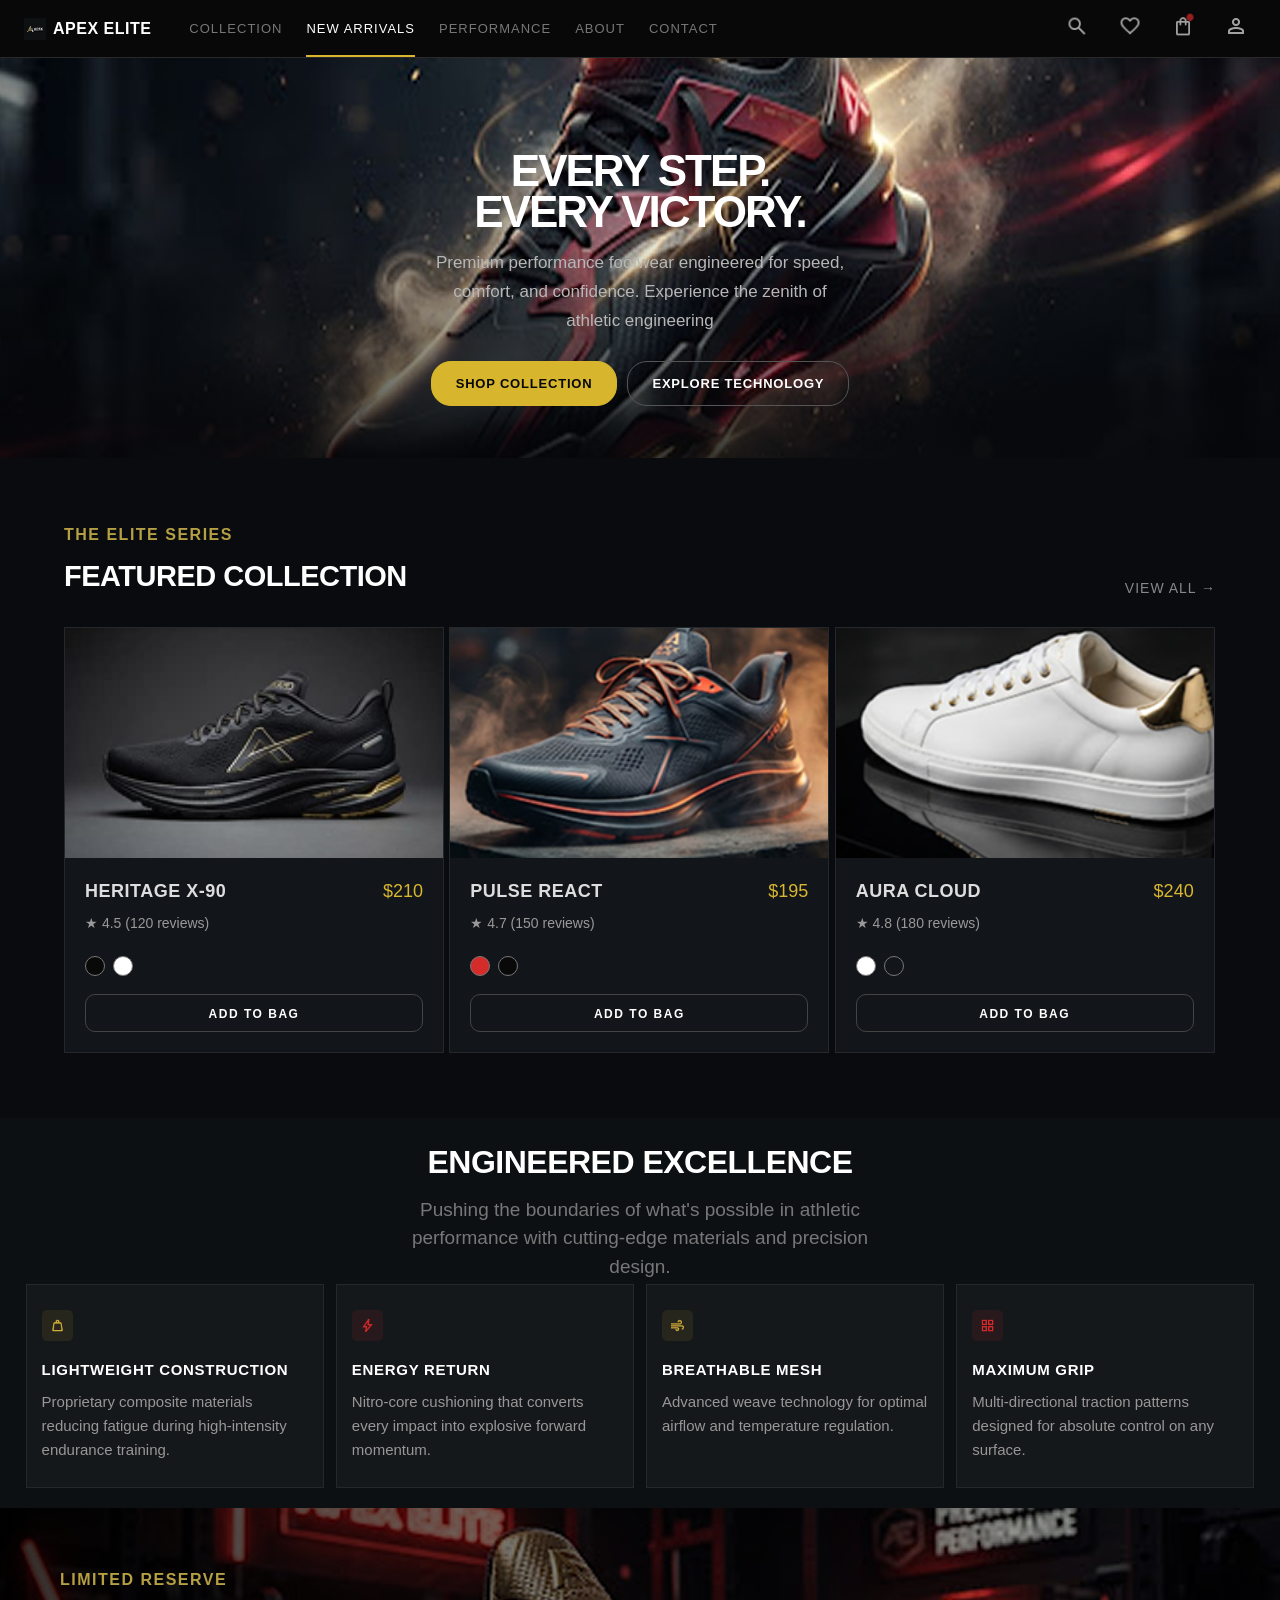
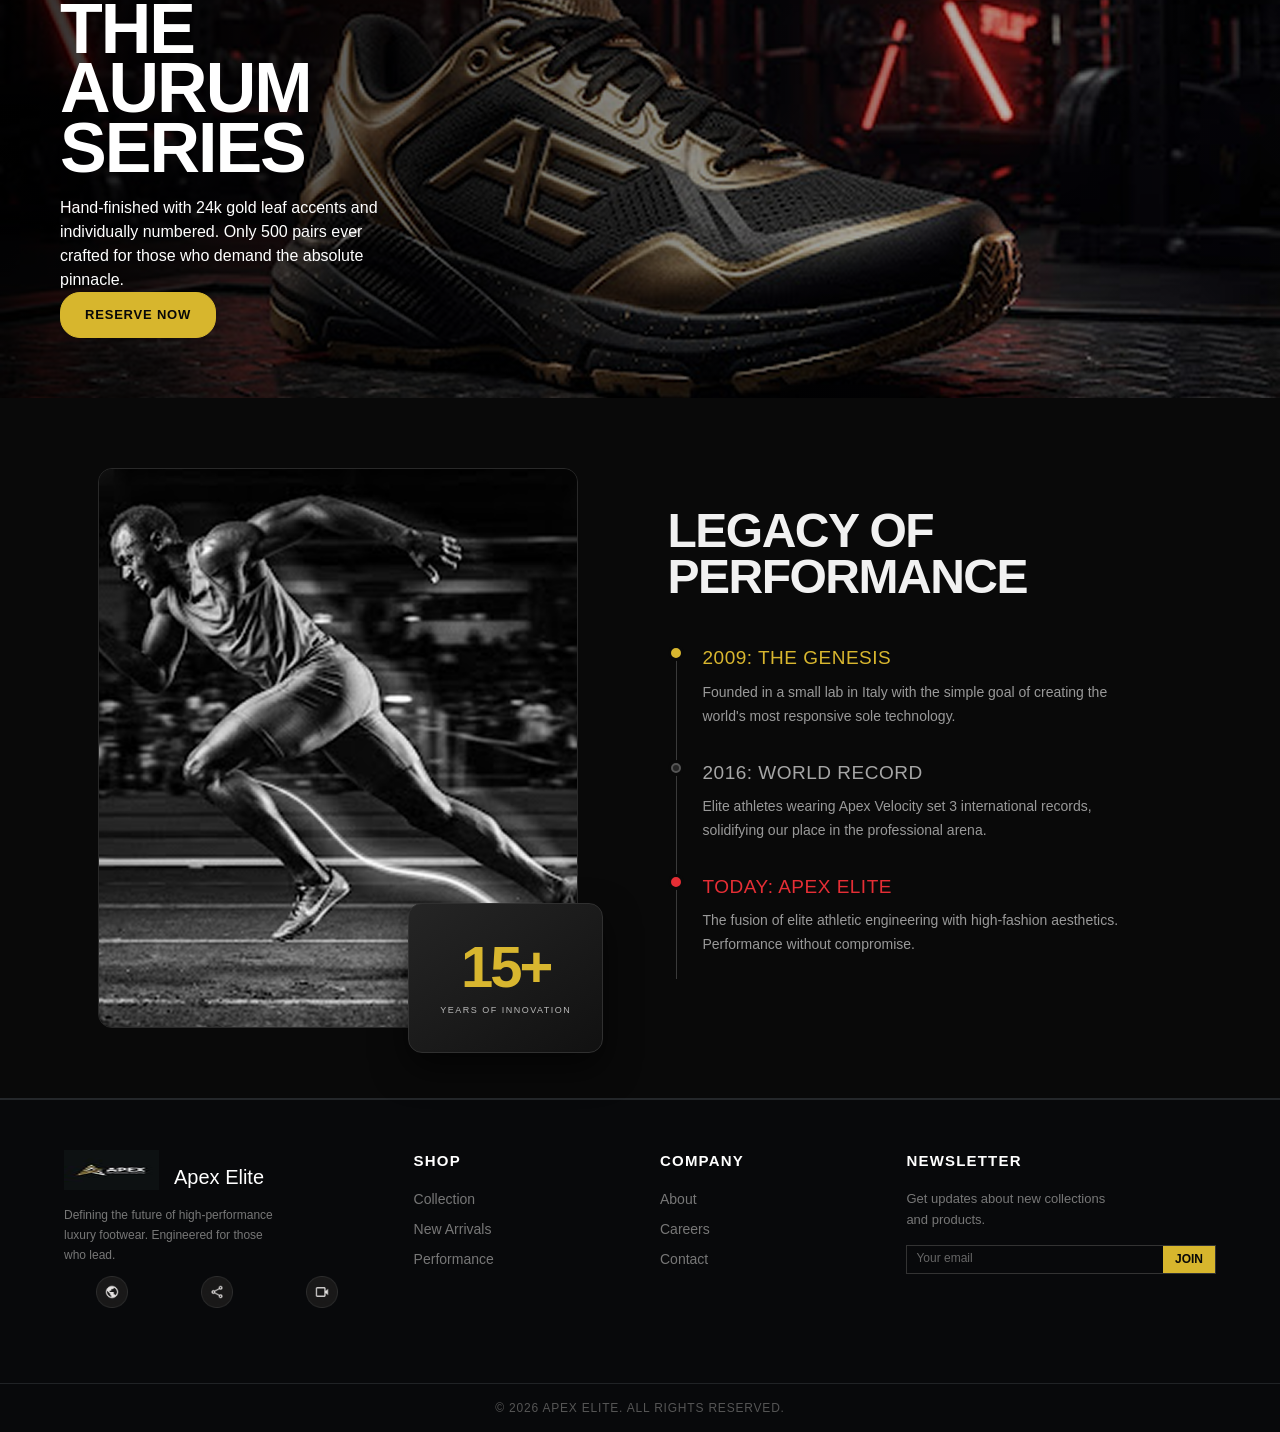
<file: index.html>
<!DOCTYPE html>
<html lang="en">

<head>
    <meta charset="UTF-8">
    <meta name="viewport" content="width=device-width, initial-scale=1.0">
    <title>APEX ELITE </title>
    <link rel="stylesheet" href="css/home.css">
    <link rel="stylesheet" href="css/navbar.css">
    <link rel="stylesheet" href="css/footer.css">
</head>

<body>
    <div id="header"></div>
    <div id="home"></div>
    <div id="footer"></div>
    <script src="js/main.js"></script>
</body>

</html>
</file>
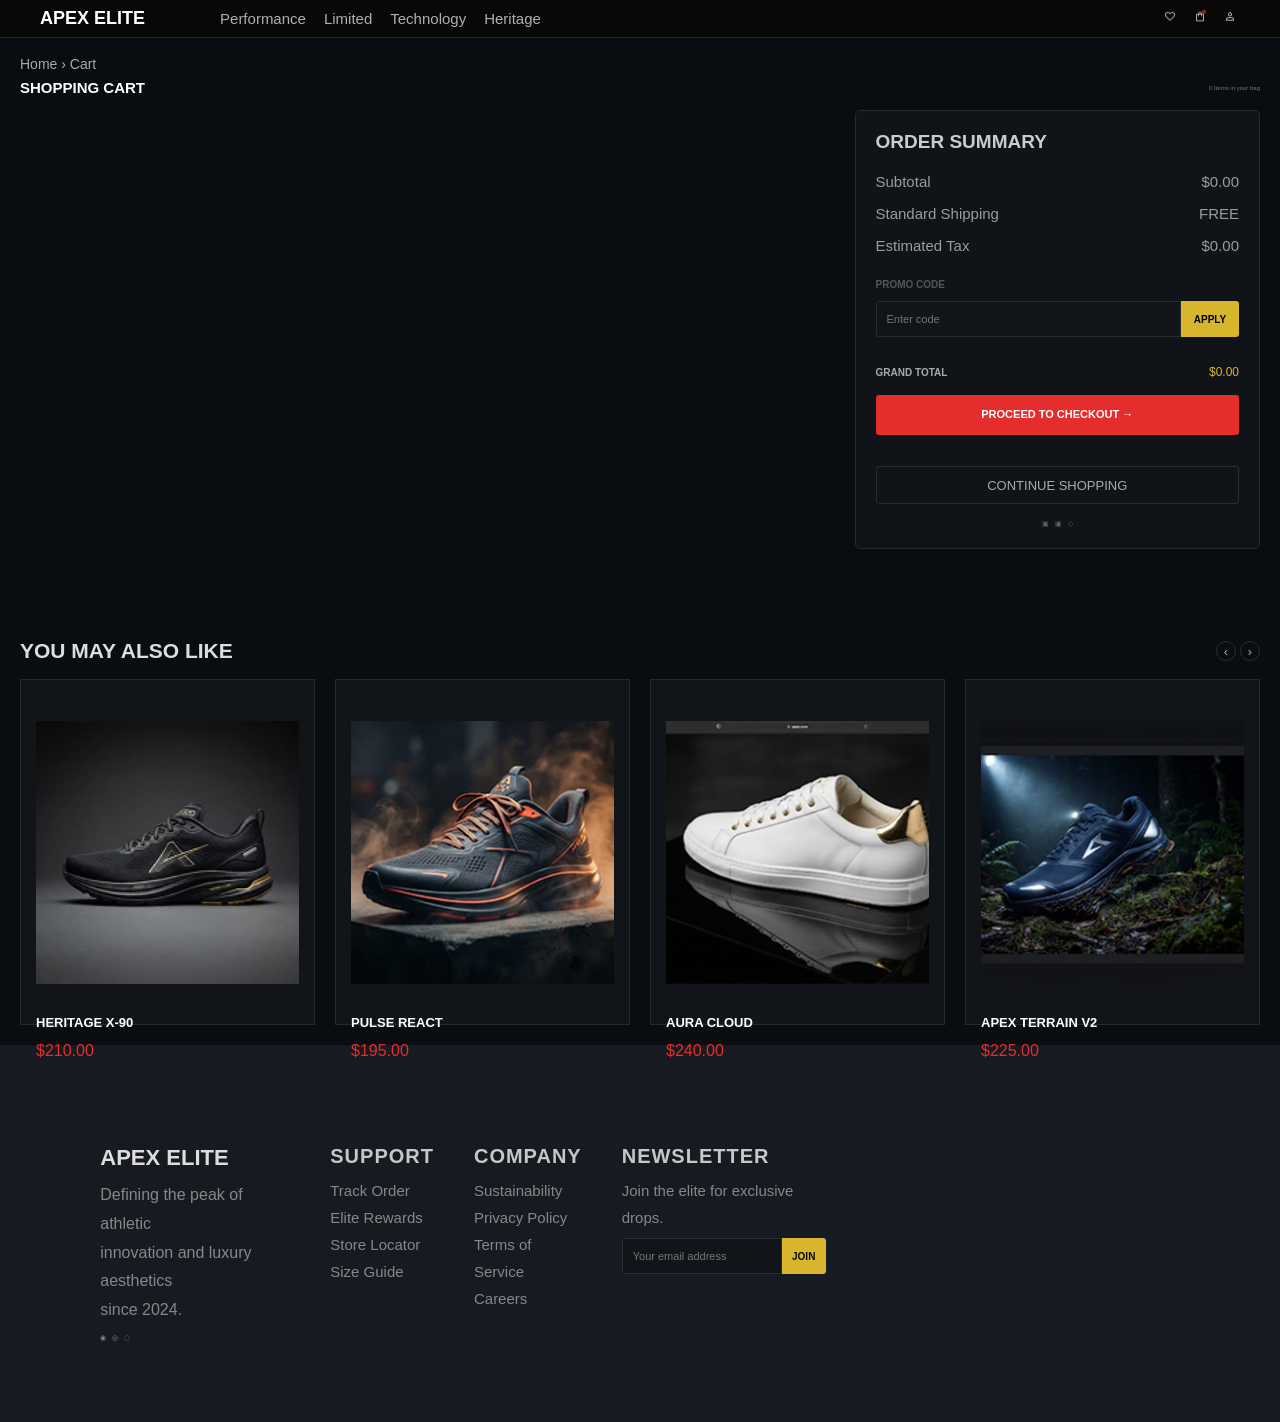
<file: cart.html>
<!doctype html>
<html lang="en">

<head>

    <meta charset="UTF-8">

    <meta
        name="viewport"
        content="width=device-width, initial-scale=1.0"
    >

    <title>APEX ELITE - Cart</title>

    <link
        rel="stylesheet"
        href="css/cart.css"
    >

    <link
        rel="stylesheet"
        href="css/cartNavbar.css"
    >

</head>

<body>

    <div id="nav"></div>

    <main id="main">

        <div class="bread">
            Home › Cart
        </div>

        <div class="title">

            <h1>
                SHOPPING CART
            </h1>

            <span id="cartCount">
                0 Items in your bag
            </span>

        </div>

        <section id="cart">

            <div id="products"></div>

            <div id="summary">

                <h3>
                    ORDER SUMMARY
                </h3>

                <div class="row">

                    <span>
                        Subtotal
                    </span>

                    <span id="subtotal">
                        $0.00
                    </span>

                </div>

                <div class="row">

                    <span>
                        Standard Shipping
                    </span>

                    <span>
                        FREE
                    </span>

                </div>

                <div class="row">

                    <span>
                        Estimated Tax
                    </span>

                    <span id="tax">
                        $0.00
                    </span>

                </div>

                <label>
                    PROMO CODE
                </label>

                <div class="promo">

                    <input
                        type="text"
                        placeholder="Enter code"
                    >

                    <button>
                        APPLY
                    </button>

                </div>

                <div class="total">

                    <span>
                        GRAND TOTAL
                    </span>

                    <b id="total">
                        $0.00
                    </b>

                </div>

                <button class="checkout">
                    PROCEED TO CHECKOUT →
                </button>

                <a
                    href="index.html"
                    class="continue"
                >
                    CONTINUE SHOPPING
                </a>

                <div class="pay">
                    ▣ &nbsp; ▣ &nbsp; ◇
                </div>

            </div>

        </section>


        <section id="like">

            <div class="like-title">

                <h3>
                    YOU MAY ALSO LIKE
                </h3>

                <div class="arrows">

                    <button>‹</button>

                    <button>›</button>

                </div>

            </div>

            <div
                class="cards"
                id="recommendedProducts"
            ></div>

        </section>

    </main>

    <div id="foot"></div>

    <script src="js/cart.js"></script>

    <script src="js/main.js"></script>

</body>

</html>
</file>
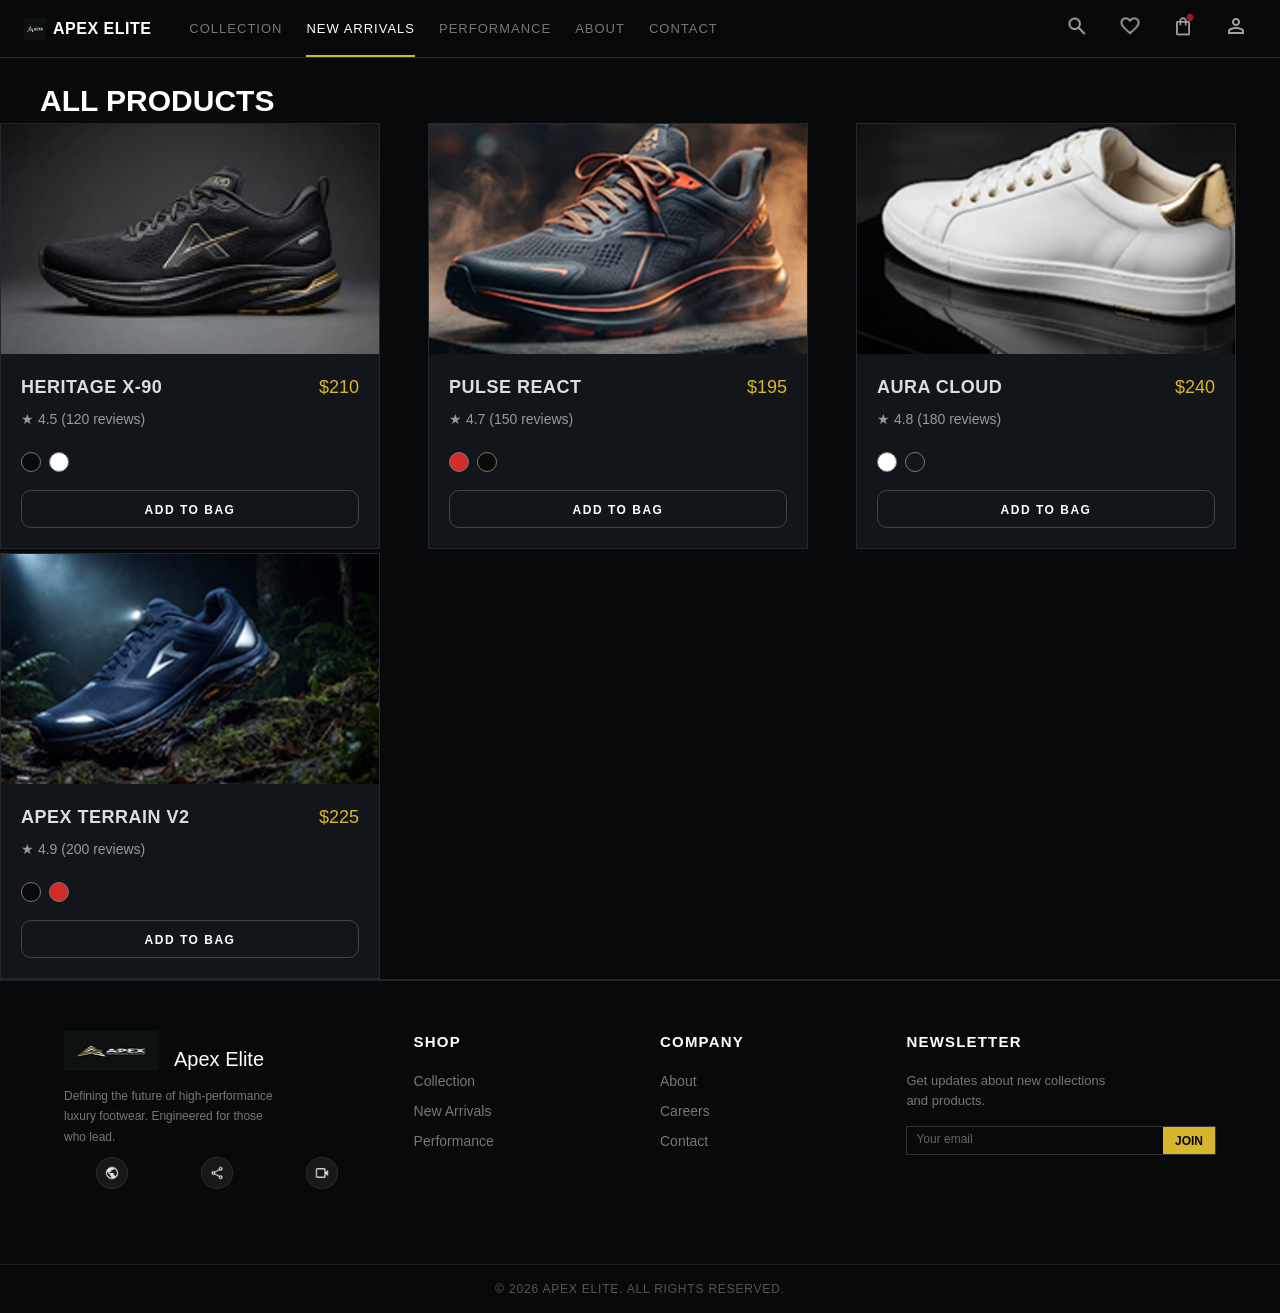
<file: products.html>
<!DOCTYPE html>
<html lang="en">

<head>
    <meta charset="UTF-8">
    <meta name="viewport" content="width=device-width, initial-scale=1.0">

    <title>All Products</title>

    <link rel="stylesheet" href="css/home.css">
    <link rel="stylesheet" href="css/navbar.css">
    <link rel="stylesheet" href="css/footer.css">
</head>

<body>
    <div id="header"></div>
    <main>
        <h2 id="products-head">ALL PRODUCTS</h2>
        <div
            class="product-grid"
            id="allProducts">
        </div>
    </main>
    <div id="footer"></div>
    <script src="js/main.js"></script>

</body>

</html>
</file>
<file: css/home.css>
* {
    margin: 0;
    padding: 0;
    box-sizing: border-box;
}
html {
    scroll-behavior: smooth;
}
body {
    background: #08090b;
    color: #ffffff;
    font-family: Arial, Helvetica, sans-serif;
    line-height: 1.5;
    overflow-x: hidden;
    width: 100%;
    max-width: 100%;
}
a {
    text-decoration: none;
}
button,
input {
    font-family: inherit;
}
button {
    cursor: pointer;
}
img {
    display: block;
    max-width: 100%;
}
#products-head{
    font-size: 30px;
    margin-top: 20px;
    margin-left: 40px;
}

.btn {
    display: inline-flex;
    align-items: center;
    justify-content: center;
    padding: 12px 24px;
    font-size: 9px;
    font-weight: 600;
    letter-spacing: 0.8px;
    border-radius: 2px;
    transition: 0.3s;
}
/* Yellow button */
.btn-primary {
    background: #d7b62d;
    color: #080808;
    border: 1px solid #d7b62d;
    border-radius: 20px;
    font-size: 13px;
}
.btn-primary:hover {
    background: #ffffff;
    border-color: #ffffff;
}
.btn-secondary {
    background: transparent;
    color: #ffffff;
    border-radius: 20px;
    border: 1px solid #555555;
    font-size: 13px;
}
.btn-secondary:hover {
    background: #ffffff;
    color: #080808;
    border-color: #ffffff;
}
section {
    width: 100%;
}
.section-label {
    margin-bottom: 8px;
    color: #b6a044;
    font-size: 16px;
    font-weight: 600;
    letter-spacing: 1.5px;
    text-transform: uppercase;
}
.section-header {
    display: flex;
    align-items: flex-end;
    justify-content: space-between;
    margin-bottom: 28px;
    font-size: 16px;
}
.section-header h2,
.section-heading h2 {
    font-size: 29px;
    font-weight: 700;
    letter-spacing: -0.5px;
}
.view-all {
    color: #888888;
    font-size: 14px;
    letter-spacing: 1px;
    transition: 0.3s;
}
.view-all:hover {
    color: #ffffff;
}
.hero {
    position: relative;
    min-height: 400px;
    display: flex;
    align-items: center;
    justify-content: center;
    background-image:
        url("../assets/banners/Image.png");
    background-size: cover;
    background-position: center;
    background-repeat: no-repeat;
    text-align: center;
}
.hero::before {
    content: "";
    position: absolute;
    inset: 0;
    background:
        linear-gradient(
            to bottom,
            transparent 40%,
            rgba(5, 6, 8, 0.8)
        );
}
.product-card {
    width: 100%;
    max-width: 380px;
    background: #1a1a1a;
    border: 1px solid #292929;
    overflow: hidden;
}
.product-image {
    position: relative;
    width: 100%;
    height: 290px;
    overflow: hidden;
    background: #222;
}
.product-image img {
    width: 100%;
    height: 100%;
    display: block;
    object-fit: cover;
    transition: transform 0.4s ease;
}
.product-card:hover .product-image img {
    transform: scale(1.04);
}
.badge {
    position: absolute;
    top: 12px;
    left: 12px;
    padding: 6px 11px;
    background: #d8b62f;
    color: #111;
    font-size: 10px;
    font-weight: 700;
    letter-spacing: 1px;
    text-transform: uppercase;
}
.badge1 {
    position: absolute;
    top: 12px;
    left: 12px;
    padding: 6px 11px;
    background: red;
    color: #111;
    font-size: 10px;
    font-weight: 700;
    letter-spacing: 1px;
    text-transform: uppercase;
}
.product-details {
    padding: 20px;
}
.product-top {
    display: flex;
    align-items: center;
    justify-content: space-between;
    margin-bottom: 8px;
}
.product-top h3 {
    color: #dddddd;
    font-size: 18px;
    font-weight: 600;
    letter-spacing: 0.5px;
}
.price {
    color: #d8b62f;
    font-size: 18px;
}
.rating {
    display: flex;
    align-items: center;
    gap: 5px;
    margin-bottom: 12px;
    color: #999999;
    font-size: 14px;
    font-weight: 500;
}
.star {
    color: #d8b62f;
    font-size: 15px;
}
.colors {
    display: flex;
    align-items: center;
    gap: 8px;
    padding: 10px 0;
    margin-bottom: 8px;
}
.color {
    width: 20px;
    height: 20px;
    display: block;
    border-radius: 50%;
    border: 1px solid #777;
    cursor: pointer;
}
.color.black {
    background: #090909;
}
.color.red {
    background: #d52b2b;
}
.color.yellow {
    background: #d8b62f;
}
.color.white {
    background: white;
}
.color.grey {
    background: rgb(99, 95, 95);
}

.color:hover {
    transform: scale(1.15);
}.add-to-bag {
    display: block;
    width: 100%;
    height: 38px;
    margin-top: 4px;
    background: transparent;
    border: 1px solid #444;
    color: #ffffff;
    font-size: 12px;
    border-radius: 10px;
    font-weight: 600;
    letter-spacing: 1.5px;
    text-align: center;
    text-decoration: none;
    line-height: 38px;
    transition: all 0.3s ease;
}

.add-to-bag:hover {
    background: #d8b62f;
    border-color: #d8b62f;
    color: #111;
}
.hero-content {
    position: relative;
    max-width: 600px;
    padding: 80px 20px 40px;
    z-index: 1;
}
/* Small text */
.hero-label {
    margin-bottom: 12px;
    color: #b8a34d;
    font-size: 8px;
    letter-spacing: 2px;
}
/* Main heading */
.hero h1 {
    margin-bottom: 16px;
    font-size: 44px;
    font-weight: 800;
    line-height: 0.95;
    letter-spacing: -2px;
    text-transform: uppercase;
}
.hero-description {
    max-width: 420px;
    margin: 0 auto 25px;
    color: #b7b7b7;
    font-size: 17px;
    line-height: 1.7;
}
/* Hero buttons */
.hero-buttons {
    display: flex;
    align-items: center;
    justify-content: center;
    gap: 10px;
}
.featured-section {
    padding: 65px 5%;
    background: #090b0e;
}
/* Product grid */
.product-grid {
    display: grid;
    grid-template-columns:
        repeat(3, minmax(0, 1fr));
    gap: 4px;
}
/* Product card */
.product-card {
    overflow: hidden;
    width: 100%;
    background: #121519;
    border: 1px solid #24282c;
    transition:
        transform 0.3s ease,
        border-color 0.3s ease;
}
.product-card:hover {
    transform: translateY(-5px);
    border-color: #555555;
}
/* Product image */
.product-image {
    position: relative;
    height: 230px;
    overflow: hidden;
    background: #171b1f;
}
.product-image img {
    width: 100%;
    height: 100%;
    object-fit: cover;
    transition: transform 0.5s ease;
}
.product-card:hover .product-image img {
    transform: scale(1.05);
}

.product-badge {
    position: absolute;
    top: 10px;
    left: 10px;
    padding: 4px 7px;
    background: #d7b62d;
    color: #090909;
    font-size: 7px;
    font-weight: bold;
    letter-spacing: 0.8px;
}

.product-info {
    padding: 16px;
}
.product-category {
    margin-bottom: 5px;
    color: #777777;
    font-size: 7px;
    letter-spacing: 1.2px;
}
.product-info h3 {
    margin-bottom: 8px;
    color: #ffffff;
    font-size: 12px;
    letter-spacing: 0.4px;
}
.product-price {
    margin-bottom: 14px;
    color: #d7b62d;
    font-size: 11px;
    font-weight: 600;
}
.product-link {
    color: #999999;
    font-size: 7px;
    letter-spacing: 1px;
    transition: 0.3s;
}
.product-link:hover {
    color: #ffffff;
}

.excellence-section {
    padding: 20px 2%;
    background: #0d1013;
    text-align: center;
}

.section-heading {
    max-width: 500px;
    font-size: 14px;
    margin: 0 auto 3px;
}
.section-heading h2 {
    margin-bottom: 10px;
    text-transform: uppercase;
    font-size: 32px;
}
.section-heading > p:last-child {
    color: #777777;
    font-size: 19px;
}

.features-grid {
    display: grid;
    grid-template-columns:
        repeat(4, 1fr);
    gap: 12px;
}
.feature-card {
    min-height: 150px;
    padding: 25px 15px;
    background: #15181b;
    border: 1px solid #25282b;
    text-align: left;
    transition:
        transform 0.3s ease,
        border-color 0.3s ease;
}
.feature-card:hover {
    transform: translateY(-4px);
    border-color: #555555;
}
.feature-card img {
    width: 31px;
    height: 31px;
    margin-bottom: 18px;
    object-fit: contain;
}
.feature-card h3 {
    margin-bottom: 8px;
    font-size: 15px;
    letter-spacing: 0.7px;
}
.feature-card p {
    color: #9a9696;
    font-size: 15px;
    line-height: 1.6;
}
.aurum-section {
    position: relative;
    min-height: 300px;
    display: flex;
    align-items: center;
    padding: 60px;
    background-image:
        linear-gradient(
            to right,
            rgba(0, 0, 0, 0.8),
            rgba(0, 0, 0, 0.15)
        ),
        url("../assets/banners/Image (4).png");
    background-size: cover;
    background-position: center;
}
.aurum-content {
    position: relative;
    max-width: 350px;
    z-index: 1;
}
.aurum-content h2 {
    margin-bottom: 18px;
    font-size: clamp(42px, 6vw, 70px);
    line-height: 0.85;
    font-weight: 800;
    letter-spacing: -2px;
}
.legacy-section {
    width: 100%;
    min-height: 640px;
    display: grid;
    grid-template-columns: 1fr 1fr;
    align-items: center;
    gap: 55px;
    padding: 70px 5%;
    background: #090909;
}
.legacy-image-container {
    position: relative;
    width: 100%;
    max-width: 480px;
    margin: auto;
}
.legacy-image {
    width: 100%;
    height: 560px;
    overflow: hidden;
    border-radius: 14px;
    border: 1px solid #292929;
    background: #111;
}
.legacy-image img {
    width: 100%;
    height: 100%;
    display: block;
    object-fit: cover;
    object-position: center;
    filter: grayscale(100%);
    transition: transform 0.5s ease;
}
.legacy-image:hover img {
    transform: scale(1.03);
}
.innovation-badge {
    position: absolute;
    right: -25px;
    bottom: -25px;
    width: 195px;
    height: 150px;
    display: flex;
    flex-direction: column;
    align-items: center;
    justify-content: center;
    background: linear-gradient(
        145deg,
        #252525,
        #111111
    );
    border: 1px solid #303030;
    border-radius: 14px;
    box-shadow:
        0 15px 35px rgba(0, 0, 0, 0.6);
    z-index: 2;
}
.innovation-badge h3 {
    margin: 0;
    color: #d8b62f;
    font-size: 58px;
    line-height: 1;
    font-weight: 800;
    letter-spacing: -3px;
}
.innovation-badge p {
    margin-top: 8px;
    color: #b7b7b7;
    font-size: 9px;
    letter-spacing: 1.5px;
}
.legacy-content {
    width: 100%;
    max-width: 560px;
    padding-right: 20px;
}
.legacy-content > h2 {
    margin-bottom: 45px;
    color: #f1f1f1;
    font-size: clamp(35px, 4vw, 48px);
    font-weight: 800;
    line-height: 0.95;
    letter-spacing: -1.5px;
}
.timeline {
    position: relative;
    padding-left: 35px;
}

.timeline::before {
    content: "";
    position: absolute;
    left: 8px;
    top: 8px;
    bottom: 8px;
    width: 1px;
    background: #3a3a3a;
}
.timeline-item {
    position: relative;
    min-height: 105px;
    padding-bottom: 30px;
}
.timeline-dot {
    position: absolute;
    left: -32px;
    top: 4px;
    width: 10px;
    height: 10px;
    border-radius: 50%;
    background: #252525;
    border: 2px solid #555;
    box-shadow: 0 0 0 3px #090909;
}
/* First dot */
.timeline-item.active .timeline-dot {
    background: #d8b62f;
    border-color: #d8b62f;
}
/* Last dot */
.timeline-item.today .timeline-dot {
    background: #e52e35;
    border-color: #e52e35;
}
.timeline-text h3 {
    margin-bottom: 8px;
    color: #a6a6a6;
    font-size: 19px;
    font-weight: 400;
    letter-spacing: 0.5px;
}

.timeline-item.active .timeline-text h3 {
    color: #d8b62f;
}

.timeline-item.today .timeline-text h3 {
    color: #e52e35;
}
.timeline-text p {
    max-width: 450px;
    color: #999999;
    font-size: 14px;
    line-height: 1.7;
}
#products-head {
    font-size: 30px;
    margin-top: 20px;
    margin-left: 40px;
    margin-right: 20px;
}

@media (max-width: 1024px) {
    #products-head {
        font-size: 26px;
        margin-left: 24px;
    }
    .hero {
        min-height: 380px;
    }
    .hero h1 {
        font-size: 40px;
    }
    .hero-description {
        font-size: 15px;
    }
    .featured-section {
        padding: 55px 4%;
    }
    .product-grid {
        grid-template-columns: repeat(2, minmax(0, 1fr));
        gap: 16px;
    }
    .product-image {
        height: 240px;
    }
    .section-header h2,
    .section-heading h2 {
        font-size: 26px;
    }
    .section-heading > p:last-child {
        font-size: 16px;
    }
    .excellence-section {
        padding: 55px 4%;
    }
    .features-grid {
        grid-template-columns: repeat(2, 1fr);
        gap: 16px;
    }
    .feature-card {
        padding: 22px 18px;
        min-height: 170px;
    }
    .feature-card p {
        font-size: 13px;
    }
    .aurum-section {
        padding: 55px 5%;
        min-height: 340px;
    }
    .aurum-content h2 {
        font-size: 54px;
    }
    .legacy-section {
        grid-template-columns: 1fr;
        gap: 60px;
        padding: 60px 5%;
        min-height: auto;
    }
    .legacy-image-container {
        max-width: 500px;
    }
    .legacy-content {
        max-width: 600px;
        margin: auto;
        padding-right: 0;
    }
}

@media (max-width: 768px) {
    #products-head {
        font-size: 22px;
        margin-left: 16px;
        margin-top: 16px;
    }
    .hero {
        min-height: 400px;
    }
    .hero h1 {
        font-size: 34px;
        letter-spacing: -1.5px;
    }
    .hero-description {
        font-size: 14px;
        padding: 0 10px;
    }
    .hero-buttons {
        flex-direction: column;
        width: 100%;
        gap: 12px;
        padding: 0 20px;
    }
    .hero-buttons .btn {
        width: 100%;
        max-width: 260px;
    }
    .hero-content {
        padding: 70px 15px 35px;
    }
    .featured-section {
        padding: 45px 20px;
    }
    .section-header {
        align-items: flex-start;
        flex-direction: column;
        gap: 12px;
    }
    .section-header h2,
    .section-heading h2 {
        font-size: 22px;
    }
    .section-label {
        font-size: 13px;
    }
    .section-heading > p:last-child {
        font-size: 14px;
    }
    .product-grid {
        grid-template-columns: repeat(2, minmax(0, 1fr));
        gap: 12px;
    }
    .product-image {
        height: 200px;
    }
    .product-details {
        padding: 14px;
    }
    .product-top h3 {
        font-size: 15px;
    }
    .price {
        font-size: 15px;
    }
    .excellence-section {
        padding: 45px 20px;
    }
    .features-grid {
        grid-template-columns: repeat(2, 1fr);
        gap: 12px;
    }
    .feature-card {
        padding: 18px 14px;
        min-height: 160px;
    }
    .feature-card h3 {
        font-size: 13px;
    }
    .feature-card p {
        font-size: 12px;
    }
    .feature-card img {
        width: 26px;
        height: 26px;
        margin-bottom: 14px;
    }
    .aurum-section {
        min-height: 380px;
        padding: 45px 25px;
        background-position: center;
    }
    .aurum-content h2 {
        font-size: 46px;
    }
    .aurum-content p {
        font-size: 14px;
    }
    .legacy-section {
        padding: 50px 20px;
        gap: 50px;
    }
    .legacy-image {
        height: 420px;
        border-radius: 10px;
    }
    .legacy-image img {
        height: 100%;
    }
    .innovation-badge {
        right: -10px;
        bottom: -20px;
        width: 160px;
        height: 120px;
    }
    .innovation-badge h3 {
        font-size: 46px;
    }
    .innovation-badge p {
        font-size: 8px;
    }
    .legacy-content > h2 {
        font-size: 32px;
        margin-bottom: 35px;
    }
    .timeline {
        padding-left: 30px;
    }
    .timeline-dot {
        left: -27px;
    }
    .timeline-item {
        min-height: 90px;
        padding-bottom: 24px;
    }
    .timeline-text h3 {
        font-size: 15px;
    }
    .timeline-text p {
        font-size: 12px;
    }
    .btn-primary,
    .btn-secondary {
        font-size: 12px;
        padding: 11px 20px;
    }
}

@media (max-width: 480px) {
    #products-head {
        font-size: 20px;
        margin-left: 12px;
        margin-top: 12px;
    }
    .hero {
        min-height: 420px;
    }
    .hero h1 {
        font-size: 28px;
        letter-spacing: -1px;
    }
    .hero-description {
        font-size: 13px;
        line-height: 1.6;
    }
    .hero-buttons {
        padding: 0 10px;
    }
    .hero-buttons .btn {
        max-width: 100%;
    }
    .hero-content {
        padding: 60px 12px 30px;
    }
    .featured-section {
        padding: 35px 14px;
    }
    .section-header h2,
    .section-heading h2 {
        font-size: 19px;
    }
    .section-label {
        font-size: 11px;
    }
    .section-heading > p:last-child {
        font-size: 13px;
    }
    .view-all {
        font-size: 12px;
    }
    .product-grid {
        grid-template-columns: 1fr;
        gap: 14px;
    }
    .product-image {
        height: 240px;
    }
    .excellence-section {
        padding: 35px 14px;
    }
    .features-grid {
        grid-template-columns: 1fr;
        gap: 10px;
    }
    .feature-card {
        min-height: 140px;
        padding: 16px 14px;
    }
    .aurum-section {
        min-height: 400px;
        padding: 35px 18px;
    }
    .aurum-content h2 {
        font-size: 40px;
    }
    .aurum-content p {
        font-size: 13px;
    }
    .legacy-section {
        padding: 40px 14px;
        gap: 45px;
    }
    .legacy-image {
        height: 340px;
    }
    .innovation-badge {
        right: -8px;
        bottom: -18px;
        width: 140px;
        height: 105px;
    }
    .innovation-badge h3 {
        font-size: 40px;
    }
    .innovation-badge p {
        font-size: 7px;
    }
    .legacy-content > h2 {
        font-size: 28px;
        margin-bottom: 30px;
    }
    .timeline {
        padding-left: 28px;
    }
    .timeline-dot {
        left: -25px;
        width: 9px;
        height: 9px;
    }
    .timeline-item {
        min-height: 80px;
        padding-bottom: 20px;
    }
    .timeline-text h3 {
        font-size: 13px;
    }
    .timeline-text p {
        font-size: 11px;
    }
}
</file>
<file: css/navbar.css>
.navbar {
    width: 100%;
    height: 58px;
    display: flex;
    align-items: center;
    padding: 0 24px;
    background: #080808;
    border-bottom: 1px solid #292929;
    position: relative;
}
.logo {
    display: flex;
    align-items: center;
    gap: 7px;
    color: #ffffff;
    font-size: 16px;
    font-weight: 700;
    letter-spacing: 0.5px;
    white-space: nowrap;
}
.logo img {
    width: 22px;
    height: 22px;
    object-fit: contain;
}
.nav-links {
    height: 100%;
    display: flex;
    align-items: center;
    gap: 24px;
    margin-left: 38px;
}
.nav-links a {
    position: relative;
    height: 100%;
    display: flex;
    align-items: center;
    color: #777777;
    font-size: 13px;
    letter-spacing: 1px;
    white-space: nowrap;
    transition: 0.3s;
}
.nav-links a:hover {
    color: #ffffff;
}
.nav-links a.active {
    color: #ffffff;
}
.nav-links a.active::after {
    content: "";
    position: absolute;
    left: 0;
    right: 0;
    bottom: 0;
    height: 2px;
    background: #d7b62d;
}
.nav-actions {
    margin-left: auto;
    display: flex;
    align-items: center;
    gap: 13px;
}.icon-btn {
    position: relative;
    width: 40px;
    height: 30px;
    padding: 0;
    border: none;
    background: transparent;
    display: flex;
    align-items: center;
    justify-content: center;
}

.nav-toggle {
    display: none;
}

.icon-btn img {
    width: 52px;
    height: 38px;
    object-fit: contain;
    opacity: 0.7;
    transition: 0.3s;
}

.icon-btn:hover img {
    opacity: 1;
}
.cart-icon {
    text-decoration: none;
}
.cart-count {
    position: absolute;
    top: 2px;
    right: -4px;
    min-width: 9px;
    height: 9px;
    padding: 1px;
    display: flex;
    align-items: center;
    justify-content: center;
    border-radius: 50%;
    background: #d52b2b;
    color: #ffffff;
    font-size: 5px;
    font-weight: bold;
}

@media (max-width: 1024px) {
    .navbar {
        padding: 0 20px;
    }
    .nav-links {
        gap: 18px;
        margin-left: 25px;
    }
    .nav-links a {
        font-size: 12px;
    }
    .nav-actions {
        gap: 10px;
    }
    .icon-btn img {
        width: 46px;
        height: 34px;
    }
}

@media (max-width: 768px) {
    .navbar {
        height: 56px;
        padding: 0 16px;
        justify-content: space-between;
    }
    .logo {
        font-size: 14px;
        gap: 5px;
    }
    .logo img {
        width: 20px;
        height: 20px;
    }
    .nav-links {
        display: none;
        position: absolute;
        top: 100%;
        left: 0;
        width: 100%;
        height: auto;
        margin: 0;
        padding: 8px 16px;
        flex-direction: column;
        align-items: stretch;
        gap: 0;
        background: #080808;
        border-bottom: 1px solid #292929;
        z-index: 10;
    }
    .nav-links.show {
        display: flex;
    }
    .nav-links a {
        min-height: 44px;
        height: auto;
    }
    .nav-links a.active::after {
        left: auto;
        width: 2px;
        height: 20px;
        top: 50%;
        right: 0;
        bottom: auto;
        transform: translateY(-50%);
    }
    .nav-actions {
        display: none;
    }
    .nav-toggle {
        display: flex;
        align-items: center;
        justify-content: center;
        width: 40px;
        height: 40px;
        padding: 0;
        border: 0;
        background: transparent;
        color: #ffffff;
        font-size: 24px;
        cursor: pointer;
    }
}

@media (max-width: 480px) {
    .navbar {
        height: 52px;
        padding: 0 12px;
    }
}
</file>
<file: css/footer.css>
.logofoot {
  display: flex;
  align-items: center;
  gap: 15px;
}

.log {
  font-size: 20px;
}

.footlo {
  height: 40px;
  width: 20px;
}

#footpara {
  font-size: 12px;
}

/* Footer social/image section */
.footImage {
  display: flex;
  align-items: center;
  gap: 10px;
  flex-wrap: wrap;
  padding: 10px 0;
}

.footImage img {
  width: 32px;
  height: 32px;
  object-fit: contain;
}

/* Footer */
#footer {
  background: #08090b;
  border-top: 1px solid #24272a;
}

.footer-container {
  display: grid;
  grid-template-columns: 1.5fr 1fr 1fr 1.5fr;
  gap: 40px;
  padding: 50px 5%;
}

.footer-brand img {
  width: 95px;
  margin-bottom: 15px;
}

.footer-brand p {
  max-width: 220px;
  color: #777777;
  font-size: 20px;
  line-height: 1.7;
}

/* Footer columns */
.footer-column {
  display: flex;
  flex-direction: column;
  gap: 9px;
}

.footer-column h3 {
  margin-bottom: 8px;
  color: #ffffff;
  font-size: 15px;
  letter-spacing: 1.2px;
}

.footer-column a {
  color: #777777;
  font-size: 14px;
  transition: 0.3s;
}

.footer-column a:hover {
  color: #ffffff;
}

.footer-column p {
  max-width: 220px;
  color: #777777;
  font-size: 13px;
  line-height: 1.6;
}

/* Newsletter */
.newsletter-form {
  display: flex;
  width: 100%;
  margin-top: 5px;
  border: 1px solid #333333;
}

.newsletter-form input {
  width: 100%;
  min-width: 0;
  padding: 9px;
  background: transparent;
  border: none;
  outline: none;
  color: #ffffff;
  font-size: 8px;
}

.newsletter-form input::placeholder {
  color: #666666;
  font-size: 12px;
}

.newsletter-form button {
  flex-shrink: 0;
  padding: 0 12px;
  border: none;
  background: #d7b62d;
  color: #080808;
  font-size: 12px;
  font-weight: bold;
}

/* Bottom */
.footer-bottom {
  padding: 15px 5%;
  border-top: 1px solid #202326;
  text-align: center;
}

.footer-bottom p {
  color: #555555;
  font-size: 12px;
  letter-spacing: 0.8px;
}

/* =========================
   TABLET
   ========================= */

@media (max-width: 1024px) {
  .footer-container {
    grid-template-columns: 1.5fr 1fr 1fr 1.5fr;
    gap: 30px;
    padding: 45px 4%;
  }

  .footer-brand p {
    font-size: 15px;
  }

  .footImage {
    gap: 8px;
    padding: 5px 0;
  }

  .footImage img {
    width: 30px;
    height: 30px;
  }
}

@media (max-width: 768px) {
  .footer-container {
    grid-template-columns: 1fr 1fr;
    gap: 35px;
    padding: 45px 5%;
  }

  .footer-brand {
    grid-column: 1 / -1;
  }

  .footer-brand p {
    font-size: 14px;
    max-width: 100%;
  }

  .footer-column h3 {
    font-size: 14px;
  }

  .footer-column a {
    font-size: 13px;
  }

  .newsletter-form input {
    font-size: 11px;
    padding: 10px;
  }

  .newsletter-form input::placeholder {
    font-size: 11px;
  }

  .newsletter-form button {
    font-size: 11px;
    padding: 0 14px;
  }

  .logofoot {
    gap: 10px;
  }

  .log {
    font-size: 18px;
  }

  .footlo {
    height: 34px;
    width: 18px;
  }

  /* Responsive social images */
  .footImage {
    width: 100%;
    display: flex;
    align-items: center;
    gap: 10px;
    flex-wrap: wrap;
  }

  .footImage img {
    width: 30px;
    height: 30px;
    object-fit: contain;
  }

  .footer-bottom {
    padding: 14px 5%;
  }

  .footer-bottom p {
    font-size: 11px;
  }
}

@media (max-width: 480px) {
  .footer-container {
    grid-template-columns: 1fr;
    gap: 28px;
    padding: 40px 20px;
  }

  .footer-brand {
    grid-column: auto;
  }

  .footer-brand p {
    font-size: 13px;
  }

  .footer-column h3 {
    font-size: 13px;
    margin-bottom: 10px;
  }

  .footer-column p {
    font-size: 12px;
  }

  .footer-column a {
    font-size: 12px;
  }

  .newsletter-form input {
    padding: 11px;
    font-size: 12px;
  }

  .newsletter-form input::placeholder {
    font-size: 12px;
  }

  .newsletter-form button {
    padding: 0 16px;
    font-size: 12px;
  }

  /* Small mobile images */
  .footImage {
    width: 100%;
    gap: 8px;
    padding: 8px 0;
  }

  .footImage img {
    width: 28px;
    height: 28px;
  }

  .footer-bottom {
    padding: 12px 20px;
  }

  .footer-bottom p {
    font-size: 10px;
    letter-spacing: 0.5px;
  }
}
</file>
<file: css/cart.css>
* {
    margin: 0;
    padding: 0;
    box-sizing: border-box;
}
body {
    background: #090c10;
    color: #fff;
    font-family: Arial, Helvetica, sans-serif;
    font-size: 10px;
}
#main {
    padding: 18px 20px 0;
}

.bread {
    color: #aaa9a9;
    font-size: 14px;
    margin-bottom: 7px;
}

.title {
    display: flex;
    align-items: center;
    justify-content: space-between;
    margin-bottom: 14px;
}

.title h1 {
    font-size: 15px;
    font-weight: bold;
}

.title span {
    color: #777;
    font-size: 6px;
}

#cart {
    display: grid;
    grid-template-columns: 2fr 0.98fr;
    gap: 7px;
}

#products {
    display: flex;
    flex-direction: column;
    gap: 7px;
}
.item {
    min-height: 194px;
    height: auto;
    background: #101318;
    border: 1px solid #24282d;
    border-radius: 5px;
    padding: 18px;
    display: flex;
    gap: 30px;
    box-sizing: border-box;
    align-items: flex-start;
}

.item img {
    width: 159px;
    height: 159px;
    border-radius: 3px;
    object-fit: fill;
}

.info {
    flex: 1;
    padding: 3px;
}

.info h3 {
    color: #d4d4d4;
    font-size: 16px;
    font-weight: 600;
    margin-bottom: 6px;
}

.info p {
    color: #aca8a8;
    font-size: 12px;
    letter-spacing: .6px;
}

.item > strong {
    color: #d7b62d;
    font-size: 15px;
    font-weight: normal;
    white-space: nowrap;
    padding-top: 2px;
}

.details {
    display: flex;
    gap: 16px;
    margin-top: 7px;
}

.details div {
    display: flex;
    flex-direction: column;
}

.details small {
    color: #938f8f;
    font-size: 10px;
    font-weight: 700;
    margin-bottom: 6px;
    margin-top: 8px;
}

.details b {
    color: #fffcfc;
    background: #171a1f;
    border: 1px solid #292d32;
    padding: 6px 7px;
    font-size: 17px;
    font-weight: normal;
}

.remove {
    display: block;
    color: #9d9d9d;
    font-size:14px;
    margin-top: 9px;
}
.bt-min{
    background-color: rgb(208, 206, 206);
    width: 20px;
    border: none;
    font-size: 17px;
}


#summary {
    min-height: 393px;
    height: auto;
    background: #101318;
    border: 1px solid #25282d;
    border-radius: 5px;
    padding: 20px;
    display: flex;
    flex-direction: column;
    gap: 8px;
    box-sizing: border-box;
}

#summary h3 {
    color: #ccc;
    font-size: 19px;
    font-weight: 700;
    margin-bottom: 12px;
}

.row {
    display: flex;
    justify-content: space-between;
    color: #9e9b9b;
    font-size: 15px;
    font-weight: 500;
    margin-bottom: 7px;
}

#summary label {
    display: block;
    color: #555;
    font-size: 10px;
    margin-top: 10px;
    font-weight: 600;
    margin-bottom: 3px;
}

.promo {
    display: flex;
    height: 36px;
    margin-bottom: 10px;
}

.promo input {
    width: 100%;
    background: #11151a;
    border: 1px solid #292d32;
    border-radius: 3px 0 0 3px;
    padding: 8px 10px;
    color: white;
    font-size: 11px;
    box-sizing: border-box;
    height: 100%;
}

.promo button {
    width: 58px;
    min-width: 58px;
    background: #d7b62d;
    border: none;
    border-radius: 0 3px 3px 0;
    font-size: 10px;
    font-weight: bold;
    height: 100%;
    cursor: pointer;
}


.total {
    display: flex;
    justify-content: space-between;
    align-items: center;
    margin: 10px 0 8px;
}

.total span {
    color: #aaa;
    font-size: 10px;
    font-weight: 700;
}

.total b {
    color: #d7b62d;
    font-size: 12px;
    font-weight: normal;
}

.checkout {
    width: 100%;
    min-height: 40px;
    background: #e52d2d;
    color: white;
    border: none;
    border-radius: 3px;
    font-size: 11px;
    font-weight: bold;
    padding: 10px 12px;
    margin-bottom: 8px;
    cursor: pointer;
    line-height: 1.2;
}

.continue {
    width: 100%;
    height: 38px;
    margin-top: 15px;
    background: transparent;
    border: 1px solid #292d32;
    color: #aaa;
    border-radius: 3px;
    font-size: 13px;
    padding: 10px;
    display: flex;
    align-items: center;
    justify-content: center;
    text-decoration: none;
    text-align: center;
    box-sizing: border-box;
}

.pay {
    text-align: center;
    color: #666;
    font-size: 7px;
    margin-top: 8px;
}
#like {
    margin-top: 90px;
}
.like-title {
    display: flex;
    justify-content: space-between;
    align-items: center;
    margin-bottom: 16px;
}
.like-title h3 {
    color: #ddd;
    font-size: 21px;
    font-weight: 700;
}

.arrows {
    display: flex;
    font-size: 30px;
    gap: 4px;
}
.like-title button {
    width: 20px;
    height: 20px;
    border-radius: 50%;
    background: transparent;
    border: 1px solid #292d32;
    color: #aaa;
    font-size: 13px;
}



.cards {
    display: grid;
    grid-template-columns: repeat(4, 1fr);
    gap: 20px;
}

.card {
    background: #11151a;
    border: 1px solid #25292e;
    padding: 15px;
}

.card div {
    width: 100%;
    height: 180px;
    overflow: hidden;
    cursor: pointer;
    display: flex;
    align-items: center;
    justify-content: center;
    background: #0e1116;
}

.card img {
    width: 100%;
    height: 100%;
    max-width: 100%;
    max-height: 100%;
    object-fit: contain;
    display: block;
}

.card h4 {
    color: white;
    font-size: 13px;
    margin-top: 6px;
}

.card p {
    color: #e52d2d;
    font-size: 16px;
    margin-top: 12px;
}

#foot {
    margin-top: 20px;
    min-height: 82px;
    background: #171b21;
    display: grid;
    grid-template-columns: 1.4fr 1fr 1fr 1.5fr;
    gap: 40px;
    padding: 40px 5%;
    box-sizing: border-box;
    width: 100%;
}

#foot h3 {
    color: #ddd;
    font-size: 22px;
    margin-bottom: 10px;
}

#foot h4 {
    color: #c8c7c7;
    font-size: 20px;
    font-weight: 700;
    letter-spacing: 1px;
    margin-bottom: 9px;
}

#foot p {
    color: #888787;
    font-size: 15px;
    line-height: 1.8;
    font-weight: 400;
}
#des{
    color: #888787;
    font-size: 16px;
    line-height: 1.8;
    width:190px;
    font-weight: 400;
}

.social {
    color: #888;
    font-size: 7px;
    margin-top: 9px;
}

.email {
    display: flex;
    height: 36px;
    margin-top: 7px;
    width: 100%;
    max-width: 240px;
}

.email input {
    flex: 1;
    min-width: 0;
    background: #11151a;
    border: 1px solid #292d32;
    padding: 8px 10px;
    color: white;
    font-size: 11px;
    box-sizing: border-box;
    height: 100%;
    border-radius: 3px 0 0 3px;
}

.email button {
    min-width: 44px;
    width: 44px;
    height: 100%;
    background: #d7b62d;
    color: #080808;
    border: none;
    font-size: 10px;
    font-weight: bold;
    border-radius: 0 3px 3px 0;
    cursor: pointer;
}
.footer-bottom p {
    color: #555555;
    font-size: 12px;
    letter-spacing: 0.8px;
}


body {
    overflow-x: hidden;
    width: 100%;
    max-width: 100%;
}

#main {
    width: 100%;
    max-width: 100%;
    box-sizing: border-box;
}

@media (max-width: 1024px) {
    #main {
        padding: 18px 3% 0;
    }
    .title h1 {
        font-size: 18px;
    }
    #cart {
        grid-template-columns: 1.4fr 1fr;
        gap: 14px;
    }
    .item {
        gap: 20px;
        padding: 15px;
    }
    .item img {
        width: 130px;
        height: 130px;
        flex-shrink: 0;
    }
    .info h3 {
        font-size: 14px;
    }
    .info p {
        font-size: 11px;
    }
    .details {
        gap: 12px;
        flex-wrap: wrap;
    }
    .details b {
        font-size: 15px;
        padding: 5px 6px;
    }
    .item > strong {
        font-size: 14px;
    }
    .remove {
        font-size: 12px;
    }
    #summary {
        padding: 18px;
    }
    #summary h3 {
        font-size: 17px;
    }
    .row {
        font-size: 13px;
    }
    .total span {
        font-size: 11px;
    }
    .total b {
        font-size: 14px;
    }
    .checkout {
        min-height: 38px;
        font-size: 10px;
    }
    .continue {
        font-size: 12px;
        height: 38px;
        margin-top: 12px;
    }
    #like {
        margin-top: 65px;
    }
    .like-title h3 {
        font-size: 18px;
    }
    .cards {
        grid-template-columns: repeat(3, 1fr);
        gap: 14px;
    }
    .card {
        padding: 12px;
    }
    .card div {
        height: 150px;
    }
    .card h4 {
        font-size: 12px;
    }
    .card p {
        font-size: 14px;
    }
    #foot {
        grid-template-columns: 1.4fr 1fr 1fr 1.5fr;
        gap: 30px;
        padding: 35px 4%;
    }
    #foot h3 {
        font-size: 19px;
    }
    #foot h4 {
        font-size: 17px;
    }
    #foot p {
        font-size: 13px;
        line-height: 1.7;
    }
    #des {
        font-size: 13px;
        width: 100%;
        max-width: 200px;
    }
}

@media (max-width: 768px) {
    #main {
        padding: 15px 16px 0;
    }
    .bread {
        font-size: 12px;
    }
    .title {
        flex-direction: column;
        align-items: flex-start;
        gap: 5px;
        margin-bottom: 16px;
    }
    .title h1 {
        font-size: 20px;
    }
    .title span {
        font-size: 11px;
    }
    #cart {
        grid-template-columns: 1fr;
        gap: 18px;
    }
    .item {
        gap: 16px;
        padding: 14px;
        min-height: auto;
    }
    .item img {
        width: 110px;
        height: 110px;
    }
    .info h3 {
        font-size: 14px;
    }
    .info p {
        font-size: 11px;
    }
    .details {
        gap: 14px;
    }
    .details b {
        font-size: 15px;
    }
    .item > strong {
        font-size: 14px;
        padding-top: 0;
    }
    .remove {
        font-size: 12px;
        margin-top: 8px;
    }
    #summary {
        padding: 18px 16px;
        min-height: auto;
    }
    #summary h3 {
        font-size: 17px;
        margin-bottom: 10px;
    }
    .row {
        font-size: 13px;
        margin-bottom: 6px;
    }
    .total {
        margin: 12px 0 10px;
    }
    .total span {
        font-size: 12px;
    }
    .total b {
        font-size: 15px;
    }
    .promo {
        height: 38px;
    }
    .checkout {
        min-height: 42px;
        font-size: 11px;
    }
    .continue {
        height: 40px;
        font-size: 12px;
        margin-top: 14px;
    }
    .pay {
        margin-top: 10px;
    }
    #like {
        margin-top: 55px;
    }
    .like-title {
        margin-bottom: 14px;
    }
    .like-title h3 {
        font-size: 17px;
    }
    .like-title button {
        width: 26px;
        height: 26px;
        font-size: 14px;
    }
    .arrows {
        gap: 6px;
        font-size: 22px;
    }
    .cards {
        grid-template-columns: repeat(2, 1fr);
        gap: 12px;
    }
    .card {
        padding: 12px;
    }
    .card div {
        height: 160px;
    }
    .card h4 {
        font-size: 12px;
        margin-top: 8px;
    }
    .card p {
        font-size: 14px;
        margin-top: 8px;
    }
    #foot {
        grid-template-columns: 1fr 1fr;
        gap: 30px;
        padding: 35px 5%;
    }
    #foot > div:first-child {
        grid-column: 1 / -1;
    }
    #foot h3 {
        font-size: 18px;
    }
    #foot h4 {
        font-size: 15px;
    }
    #foot p {
        font-size: 12px;
    }
    #des {
        font-size: 12px;
        max-width: 100%;
    }
    .social {
        font-size: 14px;
        margin-top: 8px;
    }
    .email {
        height: 38px;
        max-width: 280px;
    }
}

@media (max-width: 480px) {
    body {
        font-size: 12px;
    }
    #main {
        padding: 12px 12px 0;
    }
    .bread {
        font-size: 11px;
        margin-bottom: 10px;
    }
    .title h1 {
        font-size: 18px;
    }
    .title span {
        font-size: 11px;
    }
    #cart {
        gap: 14px;
    }
    .item {
        flex-direction: column;
        gap: 12px;
        padding: 12px;
        align-items: stretch;
    }
    .item img {
        width: 100%;
        max-width: 200px;
        height: auto;
        aspect-ratio: 1 / 1;
        align-self: center;
    }
    .info {
        padding: 0;
    }
    .info h3 {
        font-size: 14px;
    }
    .info p {
        font-size: 11px;
    }
    .details {
        gap: 10px;
        margin-top: 10px;
    }
    .details div {
        flex: 1;
        min-width: 80px;
    }
    .details small {
        font-size: 9px;
        margin-top: 0;
    }
    .details b {
        font-size: 14px;
        padding: 5px 6px;
    }
    .item > strong {
        font-size: 14px;
        align-self: flex-end;
        order: 1;
    }
    .remove {
        font-size: 12px;
        margin-top: 10px;
    }
    #summary {
        padding: 16px 14px;
    }
    #summary h3 {
        font-size: 16px;
    }
    .row {
        font-size: 12px;
    }
    .promo {
        height: 40px;
    }
    .promo input {
        font-size: 12px;
    }
    .promo button {
        width: 60px;
        min-width: 60px;
        font-size: 11px;
    }
    .total span {
        font-size: 12px;
    }
    .total b {
        font-size: 16px;
    }
    .checkout {
        min-height: 44px;
        font-size: 11px;
    }
    .continue {
        height: 42px;
        font-size: 11px;
    }
    #like {
        margin-top: 45px;
    }
    .like-title h3 {
        font-size: 16px;
    }
    .like-title button {
        width: 28px;
        height: 28px;
    }
    .cards {
        grid-template-columns: 1fr;
        gap: 14px;
    }
    .card div {
        height: 200px;
    }
    .card h4 {
        font-size: 13px;
    }
    .card p {
        font-size: 15px;
    }
    #foot {
        grid-template-columns: 1fr;
        gap: 28px;
        padding: 35px 20px;
    }
    #foot > div:first-child {
        grid-column: auto;
    }
    #foot h3 {
        font-size: 18px;
        margin-bottom: 8px;
    }
    #foot h4 {
        font-size: 14px;
    }
    #foot p {
        font-size: 12px;
        line-height: 1.7;
    }
    #des {
        font-size: 12px;
    }
    .social {
        font-size: 16px;
    }
    .email {
        height: 40px;
        max-width: 100%;
    }
    .email input {
        font-size: 12px;
    }
    .email button {
        width: 50px;
        min-width: 50px;
        font-size: 11px;
    }
}
</file>
<file: css/cartNavbar.css>
#nav {
  height: 38px;
  width: 100%;
  background: #080808;
  border-bottom: 1px solid #252525;
  display: flex;
  align-items: center;
  padding: 0 20px;
  box-sizing: border-box;
  position: relative;
}

.logo {
  font-size: 18px;
  font-weight: bold;
  color: #fff;
  white-space: nowrap;
}

.links {
  display: flex;
  gap: 18px;
  margin-left: 75px;
}

.links a {
  color: #b0afaf;
  text-decoration: none;

  font-size: 15px;
  font-weight: 400;

  white-space: nowrap;
}

.links a:hover {
  color: white;
}

.icons {
  margin-left: auto;
  display: flex;
  align-items: center;
  gap: 10px;
}

.icons span {
  display: inline-flex;
  align-items: center;
  justify-content: center;
}

.icons img {
  width: 20px;
  height: 20px;
  object-fit: contain;
  opacity: 0.75;
}

.icons a {
  display: inline-flex;
  align-items: center;
  justify-content: center;
}

.menu-btn {
  display: none;
  background: none;
  border: none;
  color: white;
  font-size: 24px;
  cursor: pointer;
  padding: 0;
}

@media (max-width: 1024px) {
  #nav {
    height: 42px;
    padding: 0 25px;
  }

  .logo {
    font-size: 16px;
  }

  .links {
    margin-left: 40px;
    gap: 14px;
  }

  .links a {
    font-size: 13px;
  }

  .icons {
    gap: 8px;
  }

  .icons img {
    width: 19px;
    height: 19px;
  }
}
.menu-btn {
  display: none;
  background: none;
  border: none;
  color: white;
  font-size: 24px;
  cursor: pointer;
}

@media (max-width: 768px) {
  #nav {
    height: 48px;
    padding: 0 18px;
  }

  .links {
    display: none;
  }

  .icons {
    display: none;
  }

  .menu-btn {
    display: block;
    margin-left: auto;
  }

  .links.show {
    display: flex;

    position: absolute;
    top: 48px;
    left: 0;

    width: 100%;

    margin: 0;
    padding: 20px 0;

    background: #080808;

    flex-direction: column;
    align-items: center;

    gap: 15px;

    z-index: 9999;
  }
}

@media (max-width: 480px) {
  #nav {
    height: 46px;
    padding: 0 14px;
  }

  .menu-btn {
    font-size: 22px;
  }

  .links.show {
    top: 46px;
  }
}
</file>
